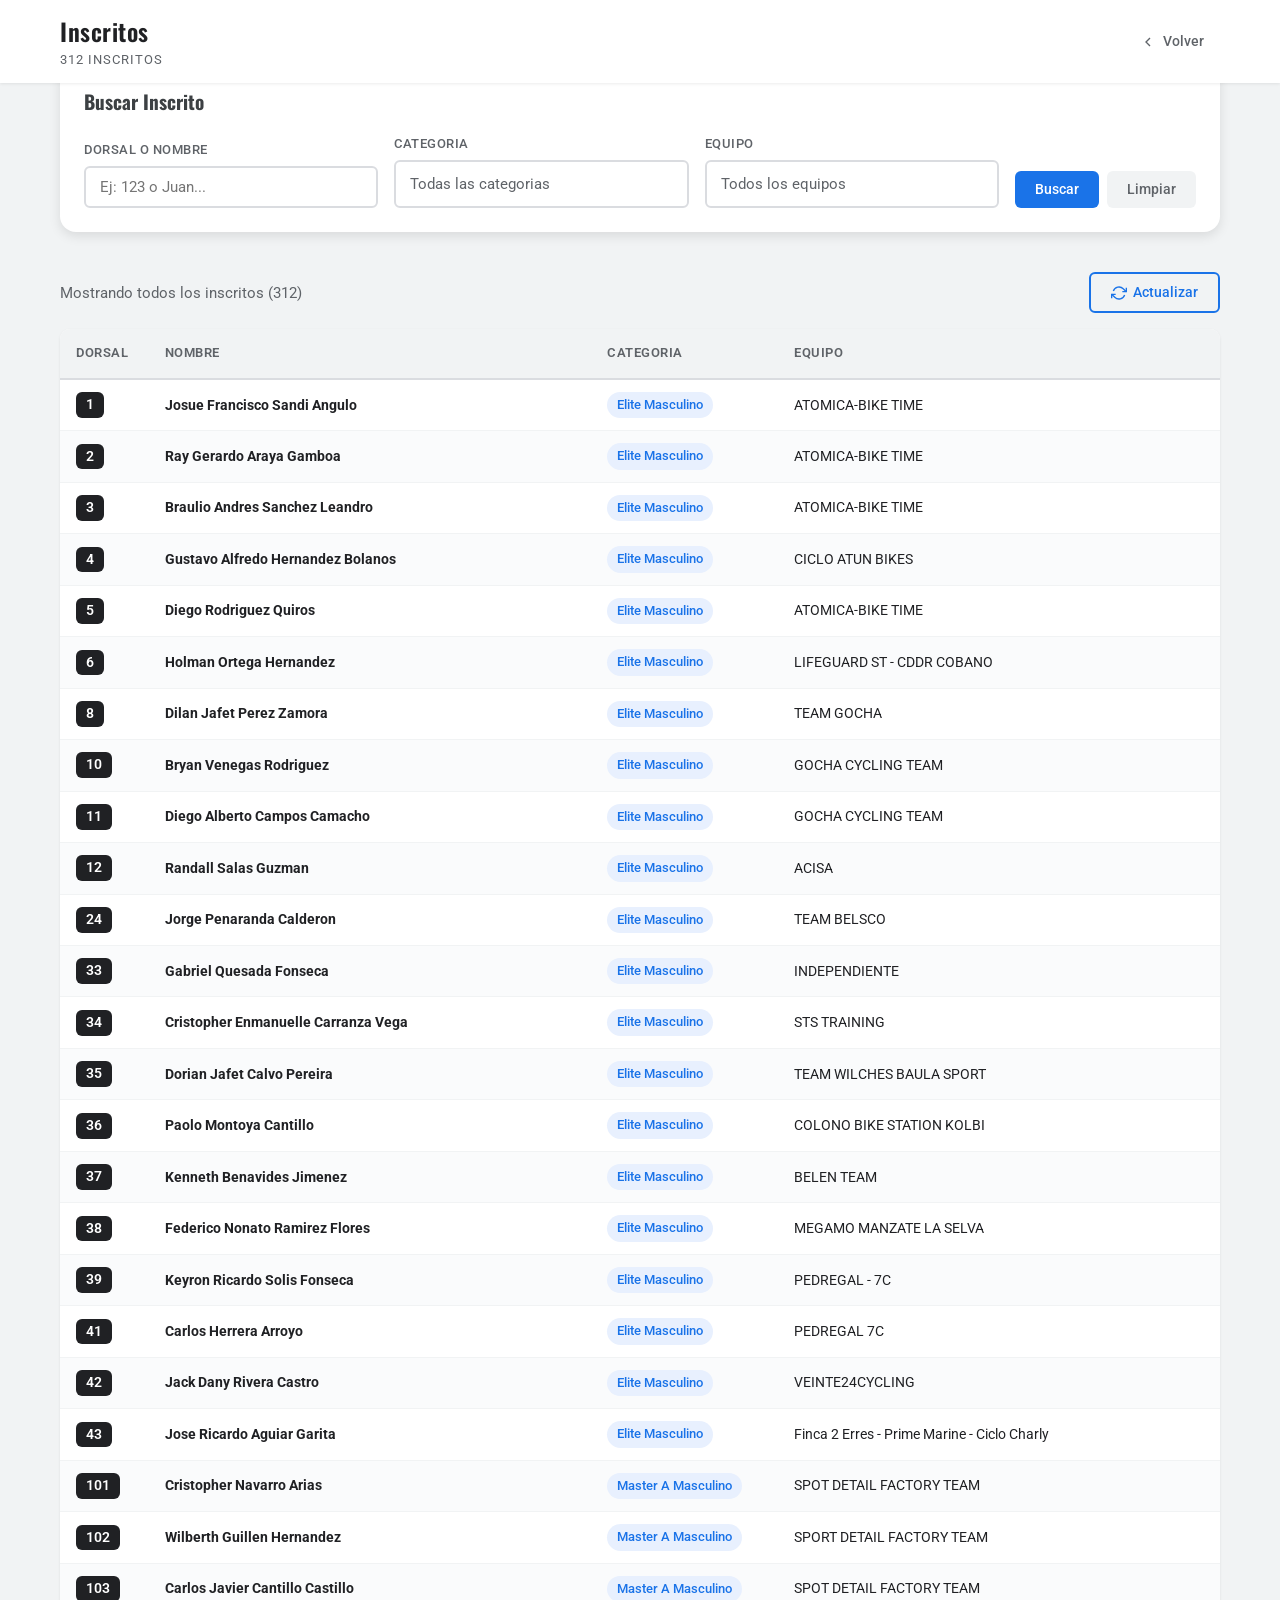
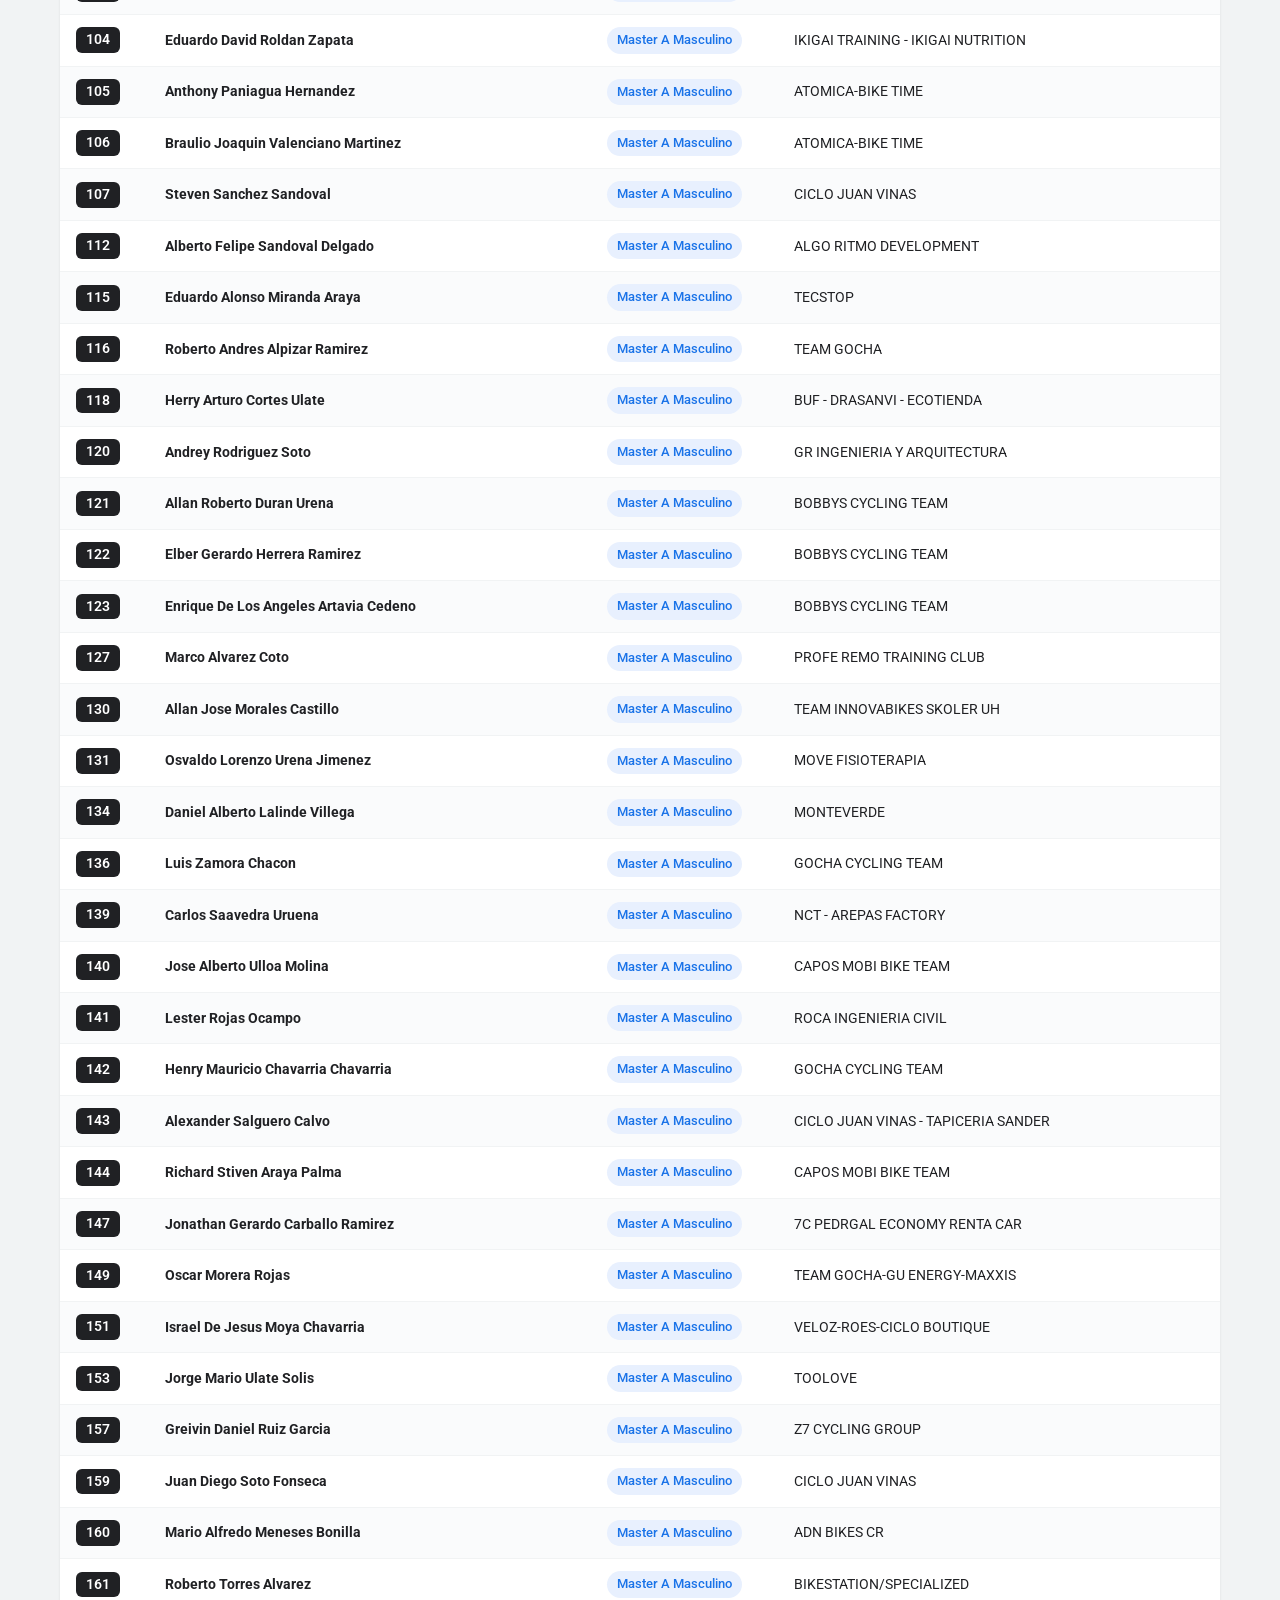
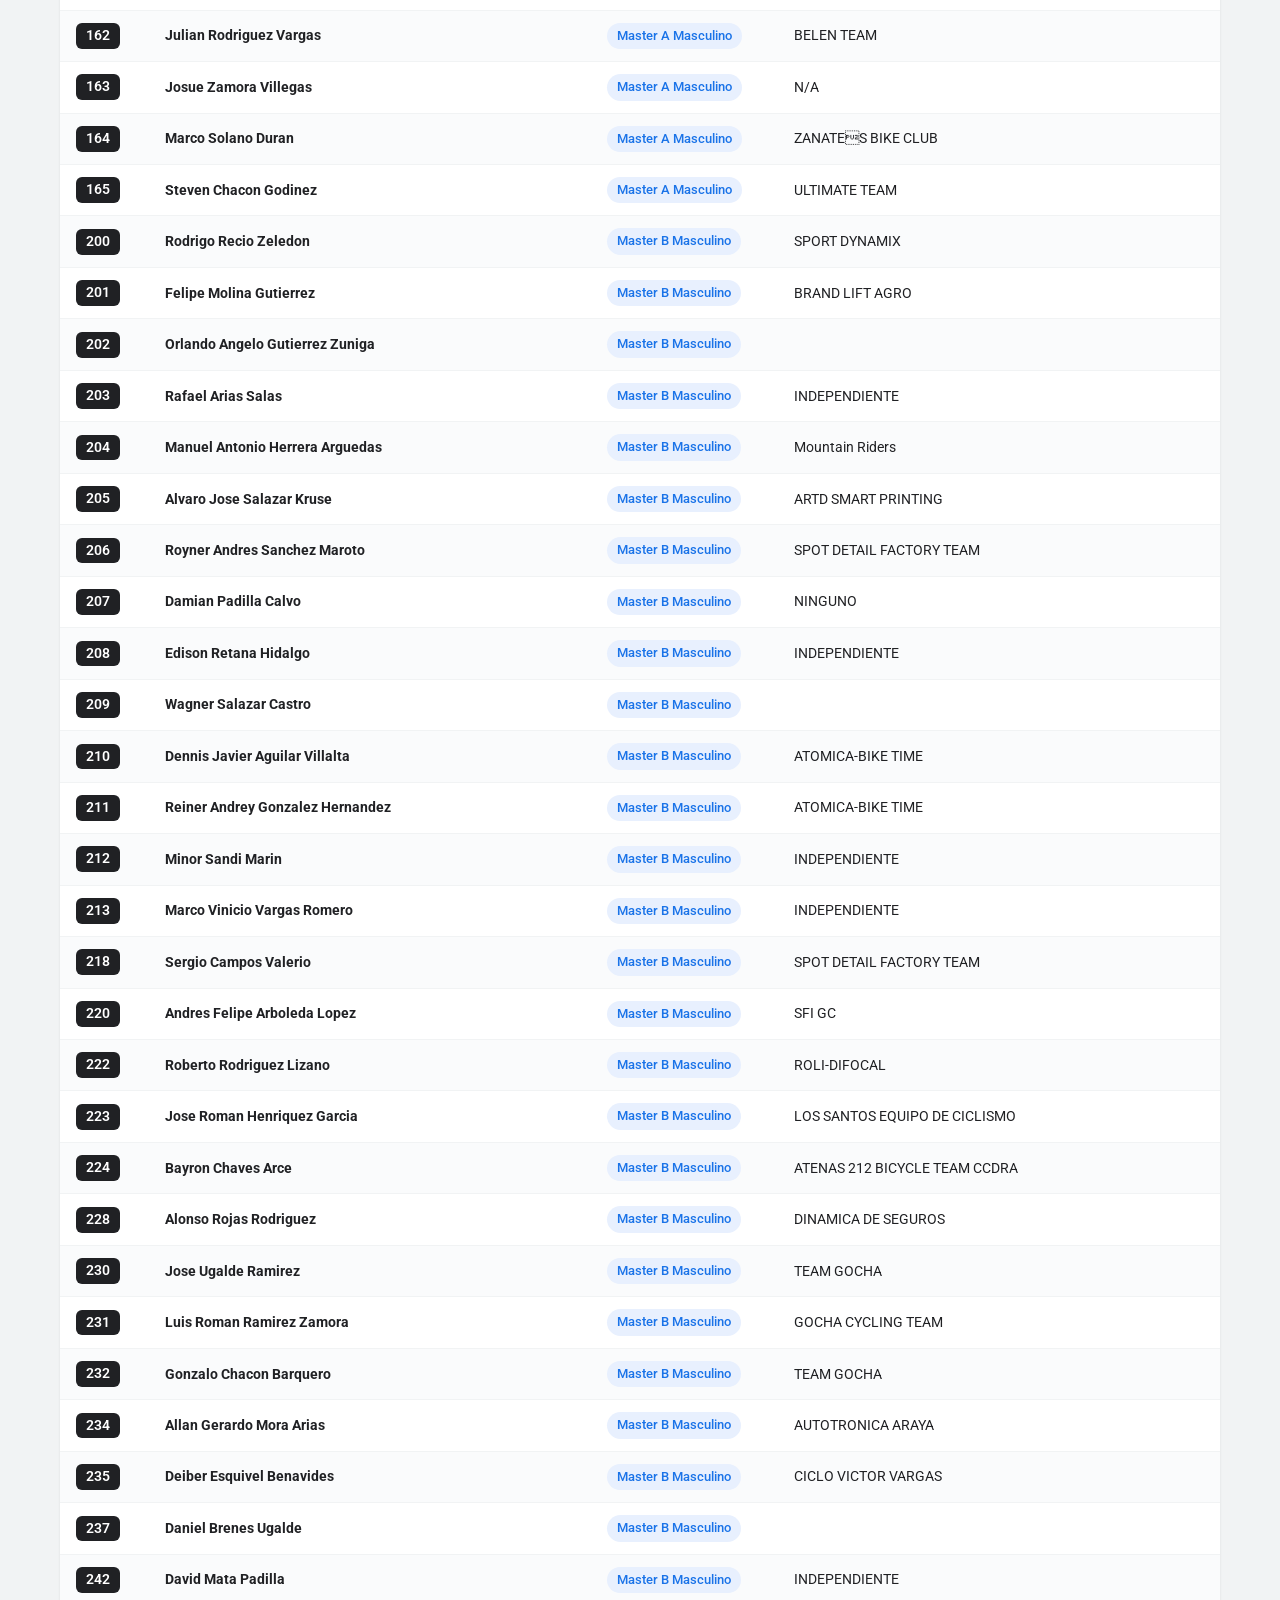
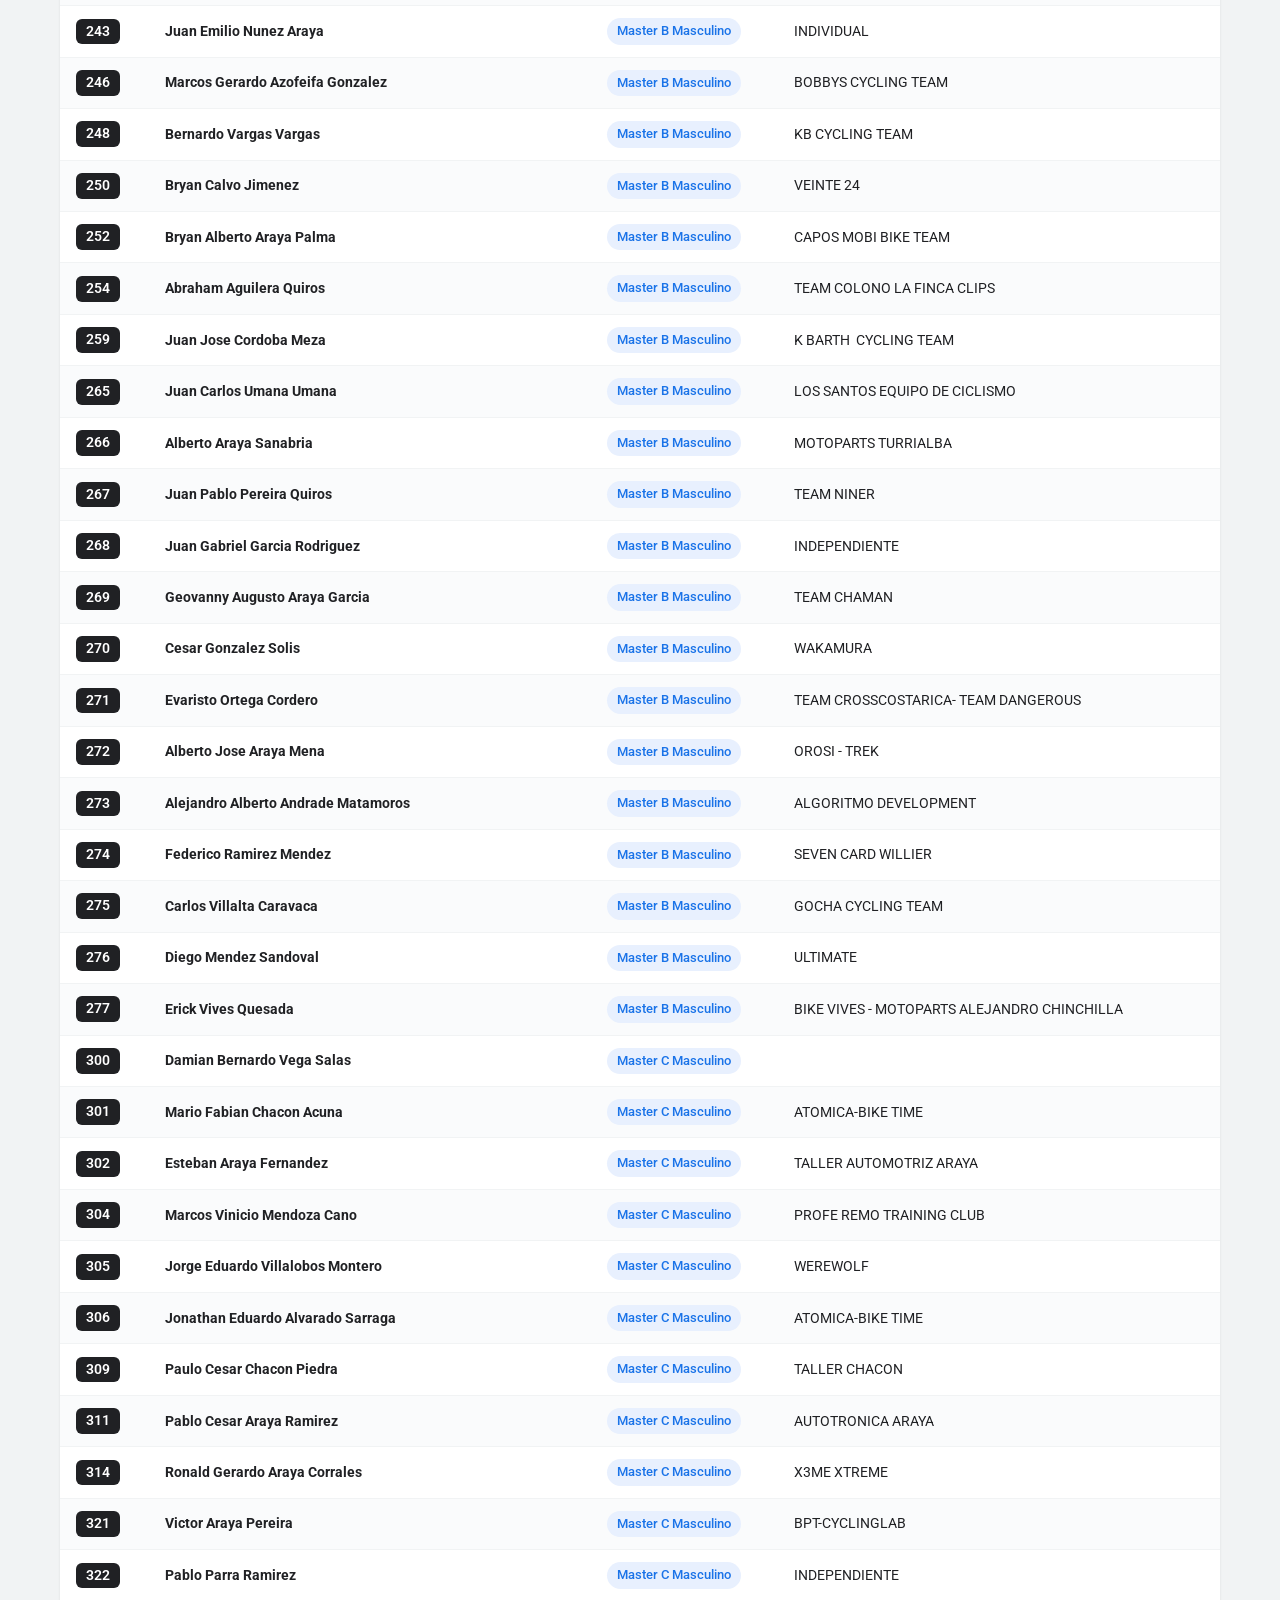
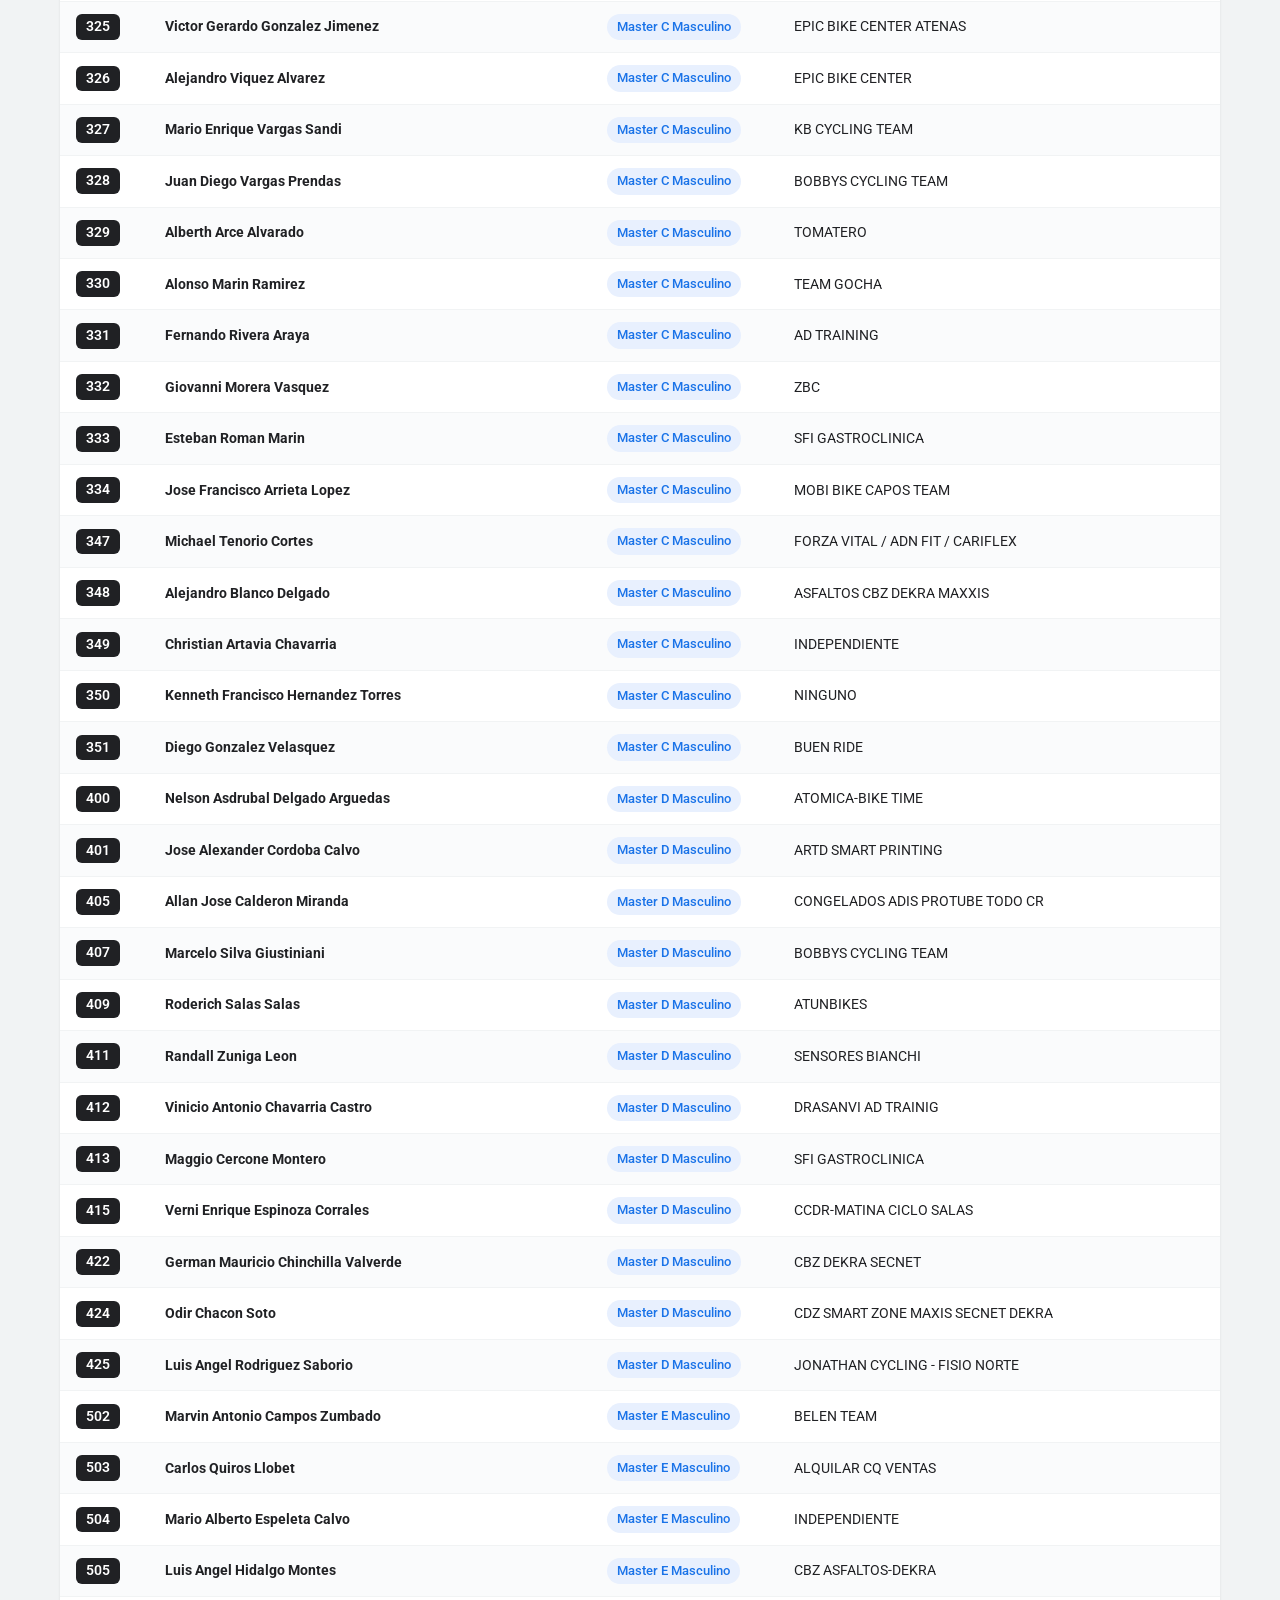
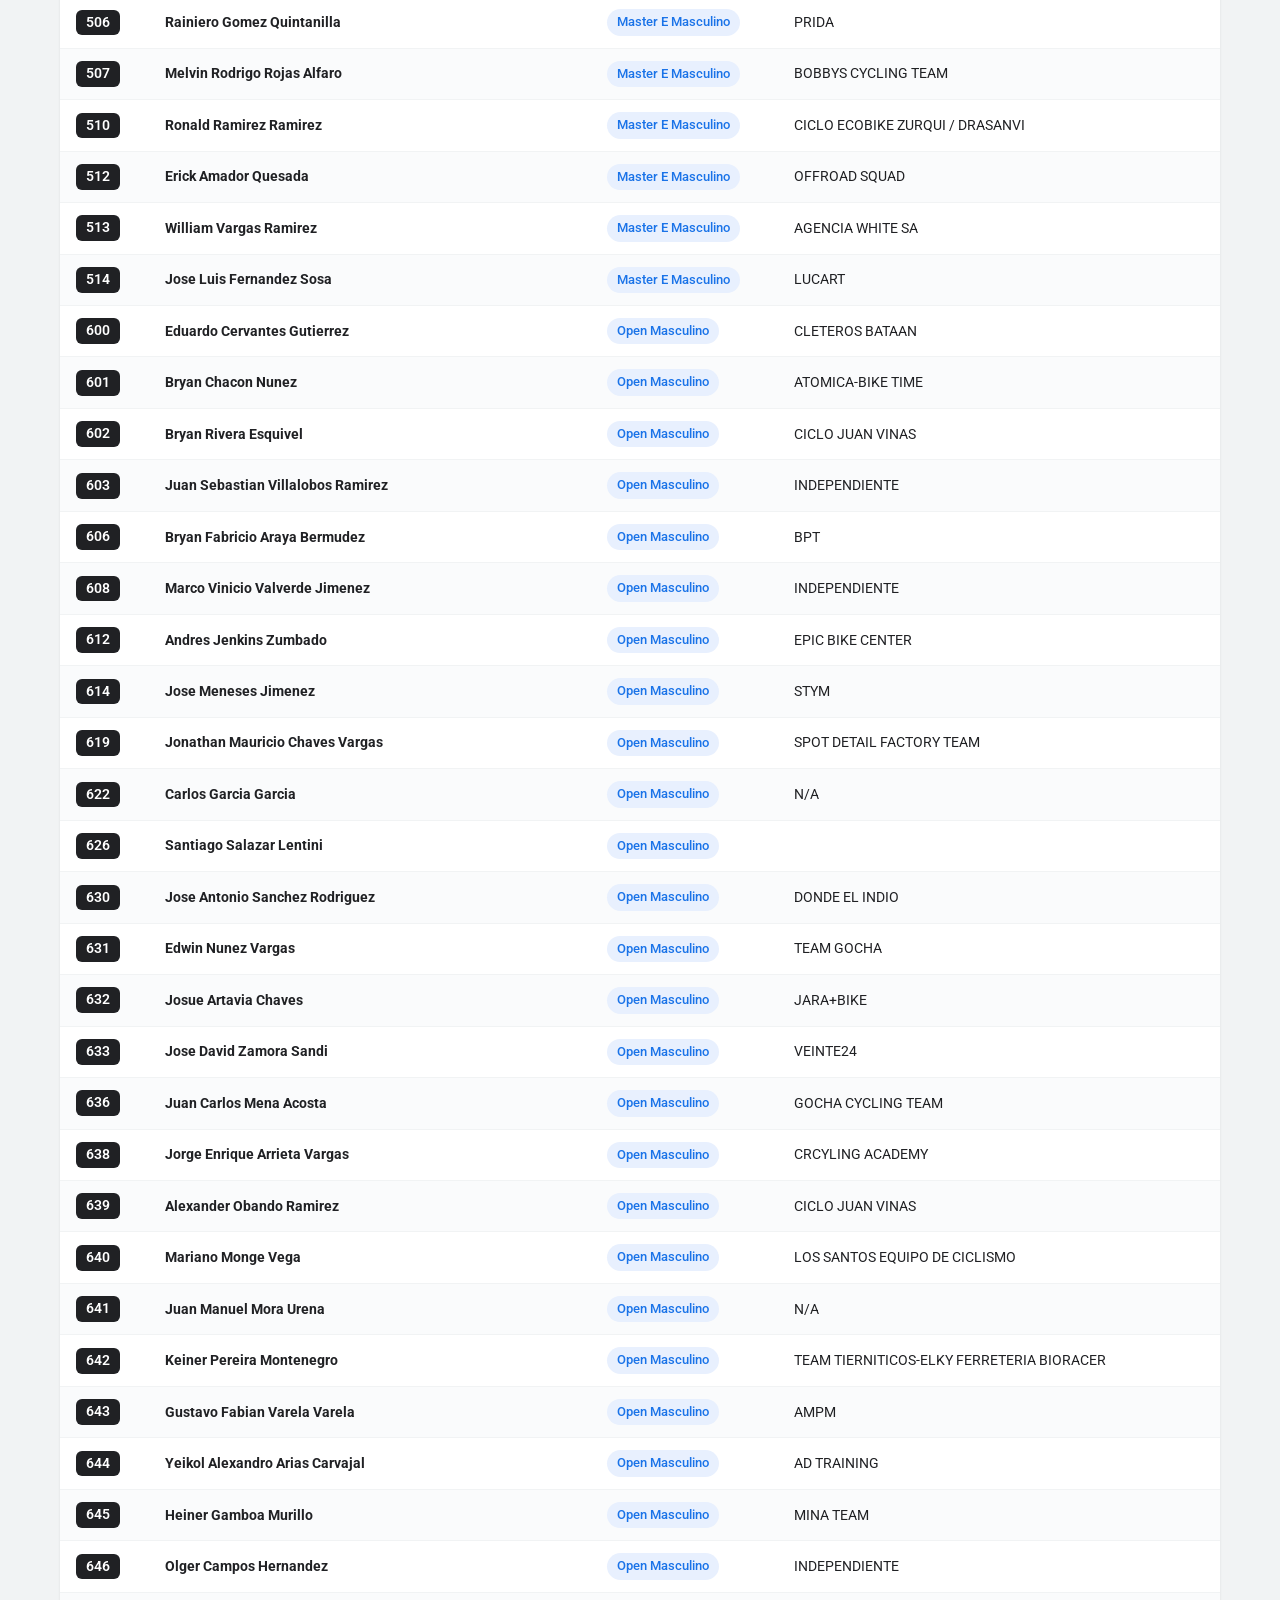
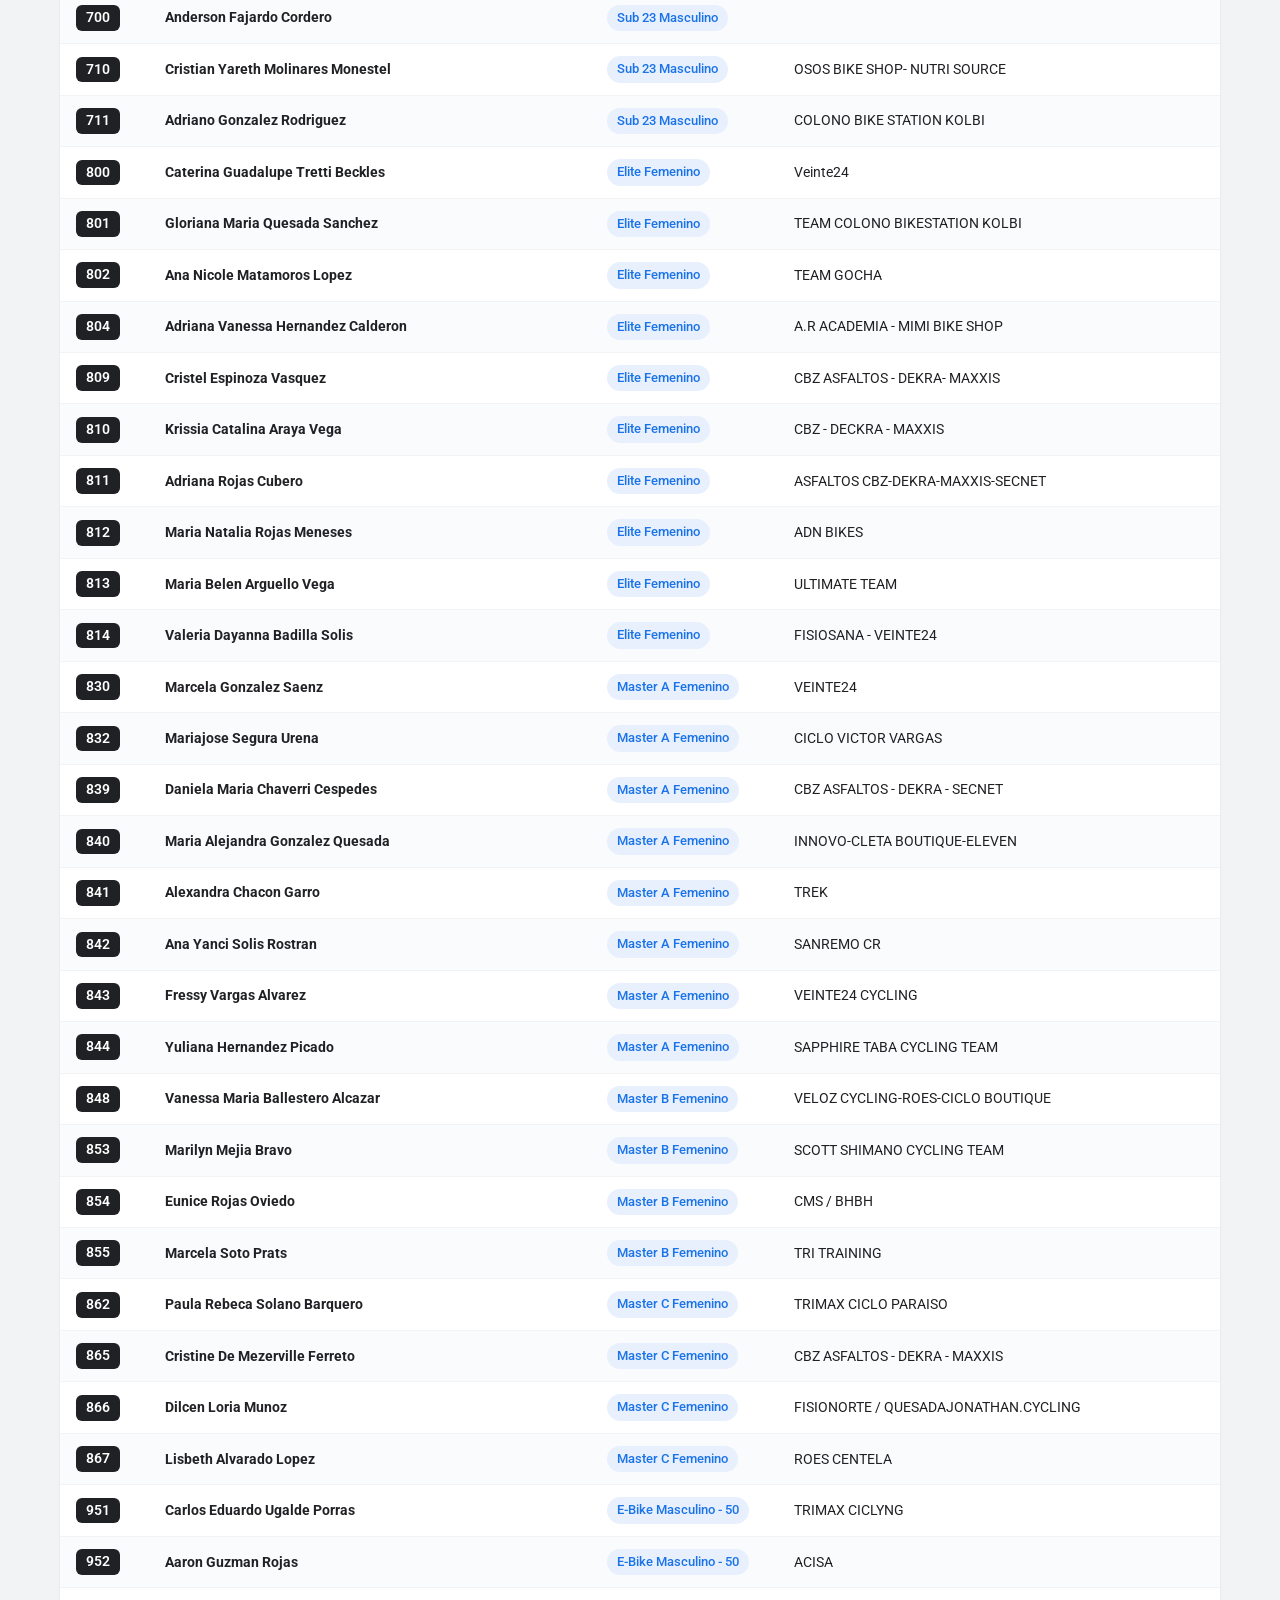
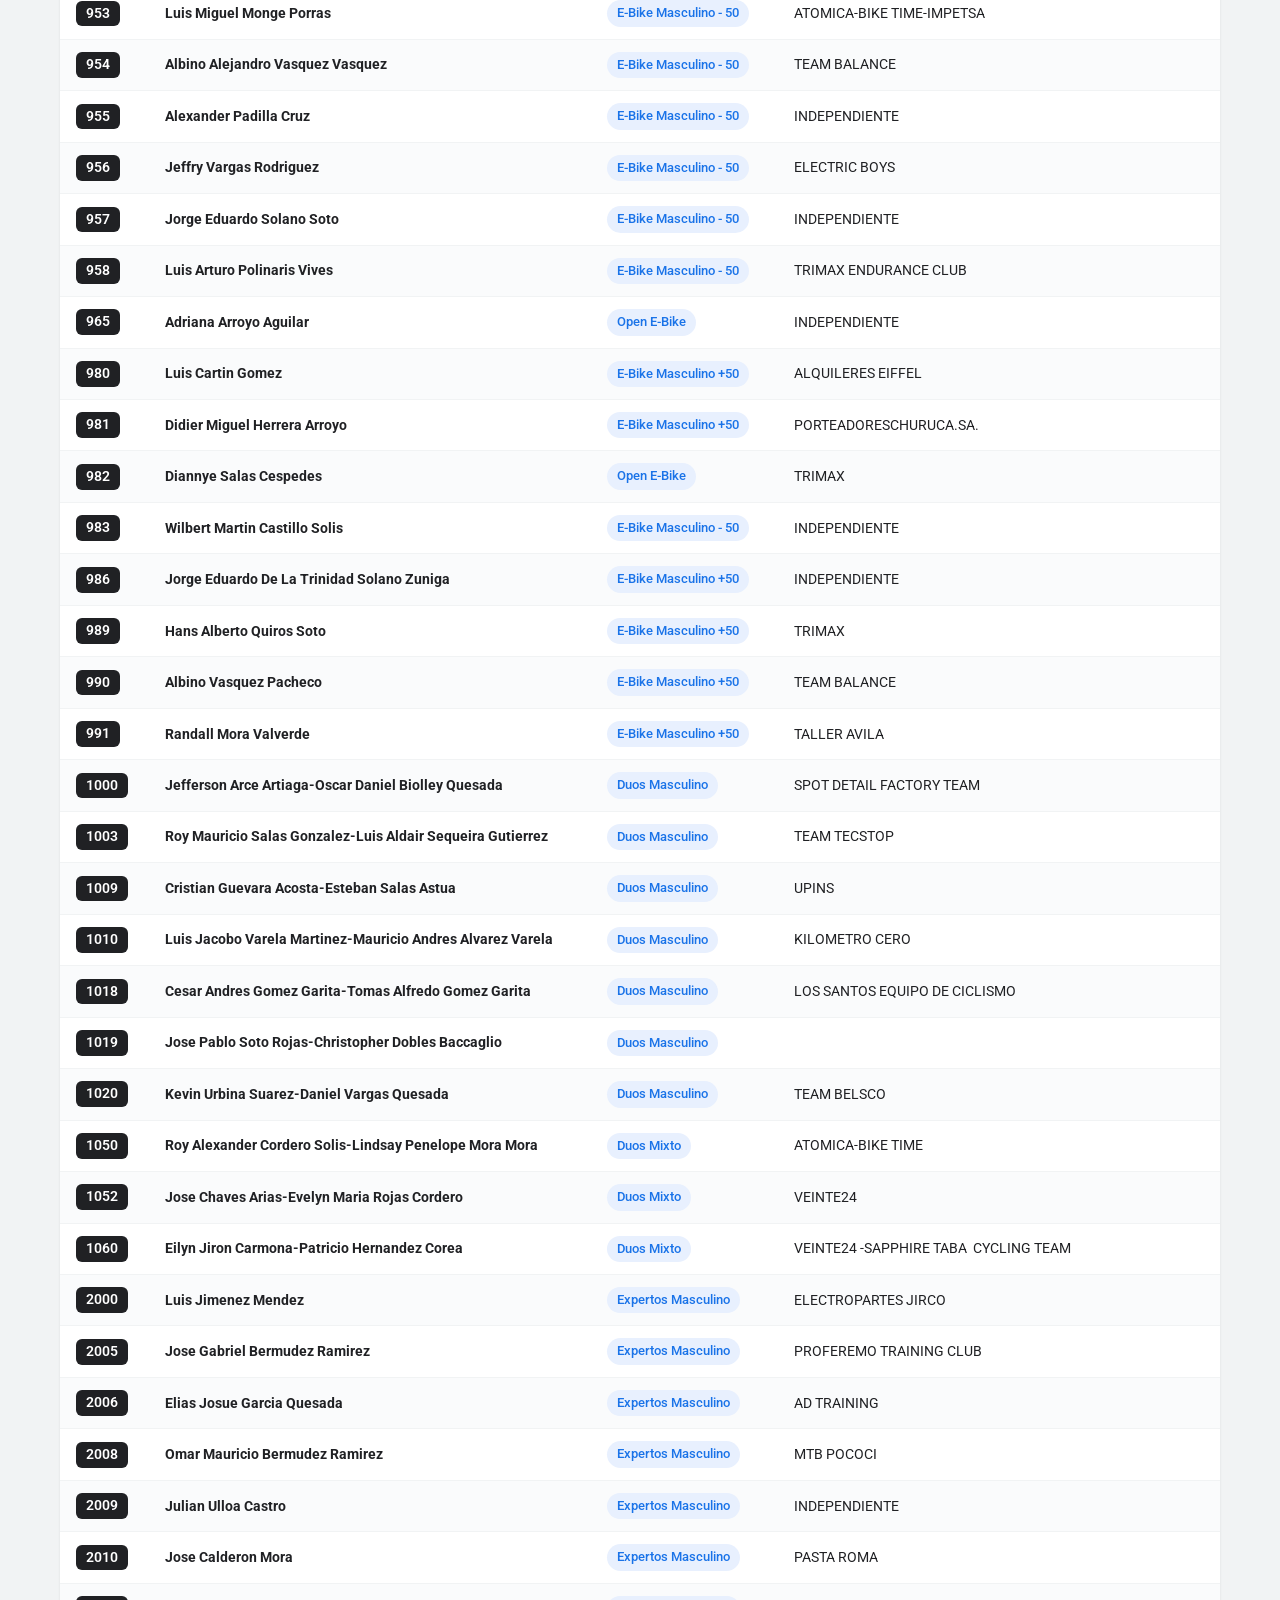
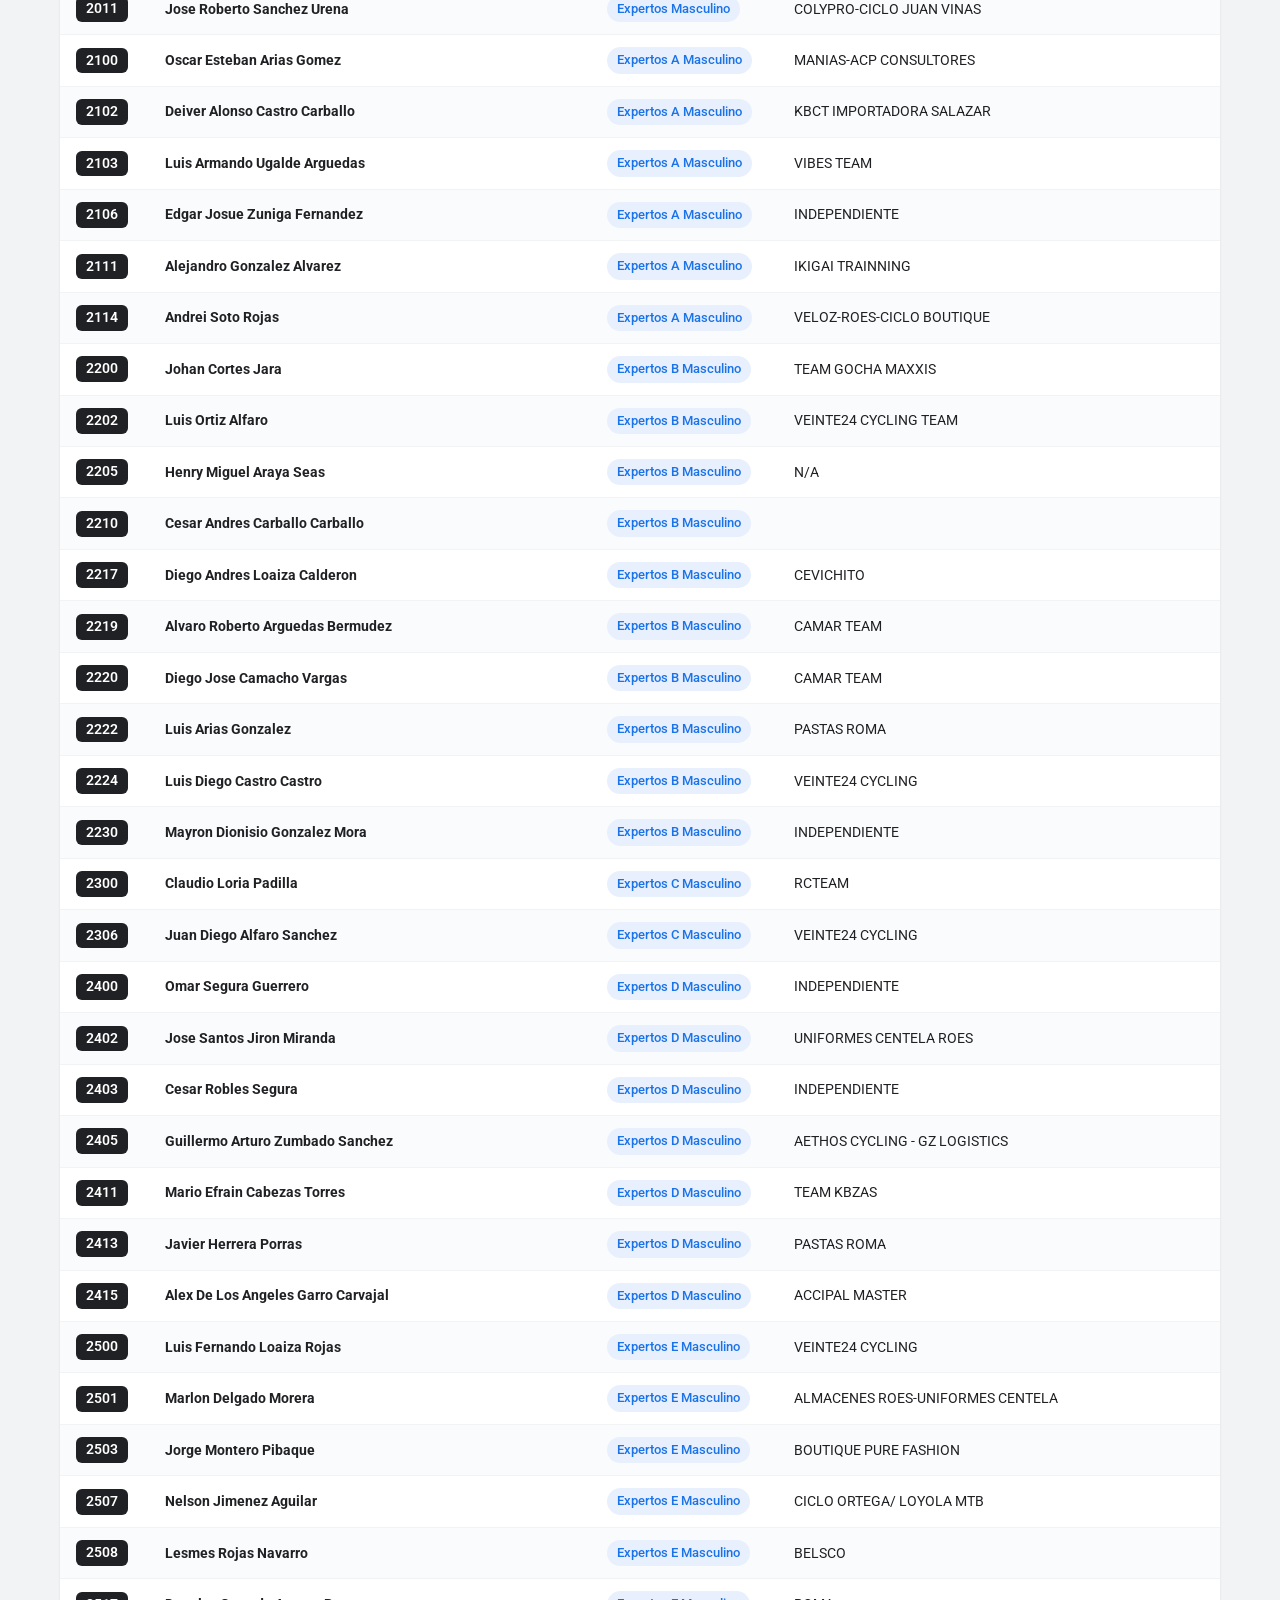
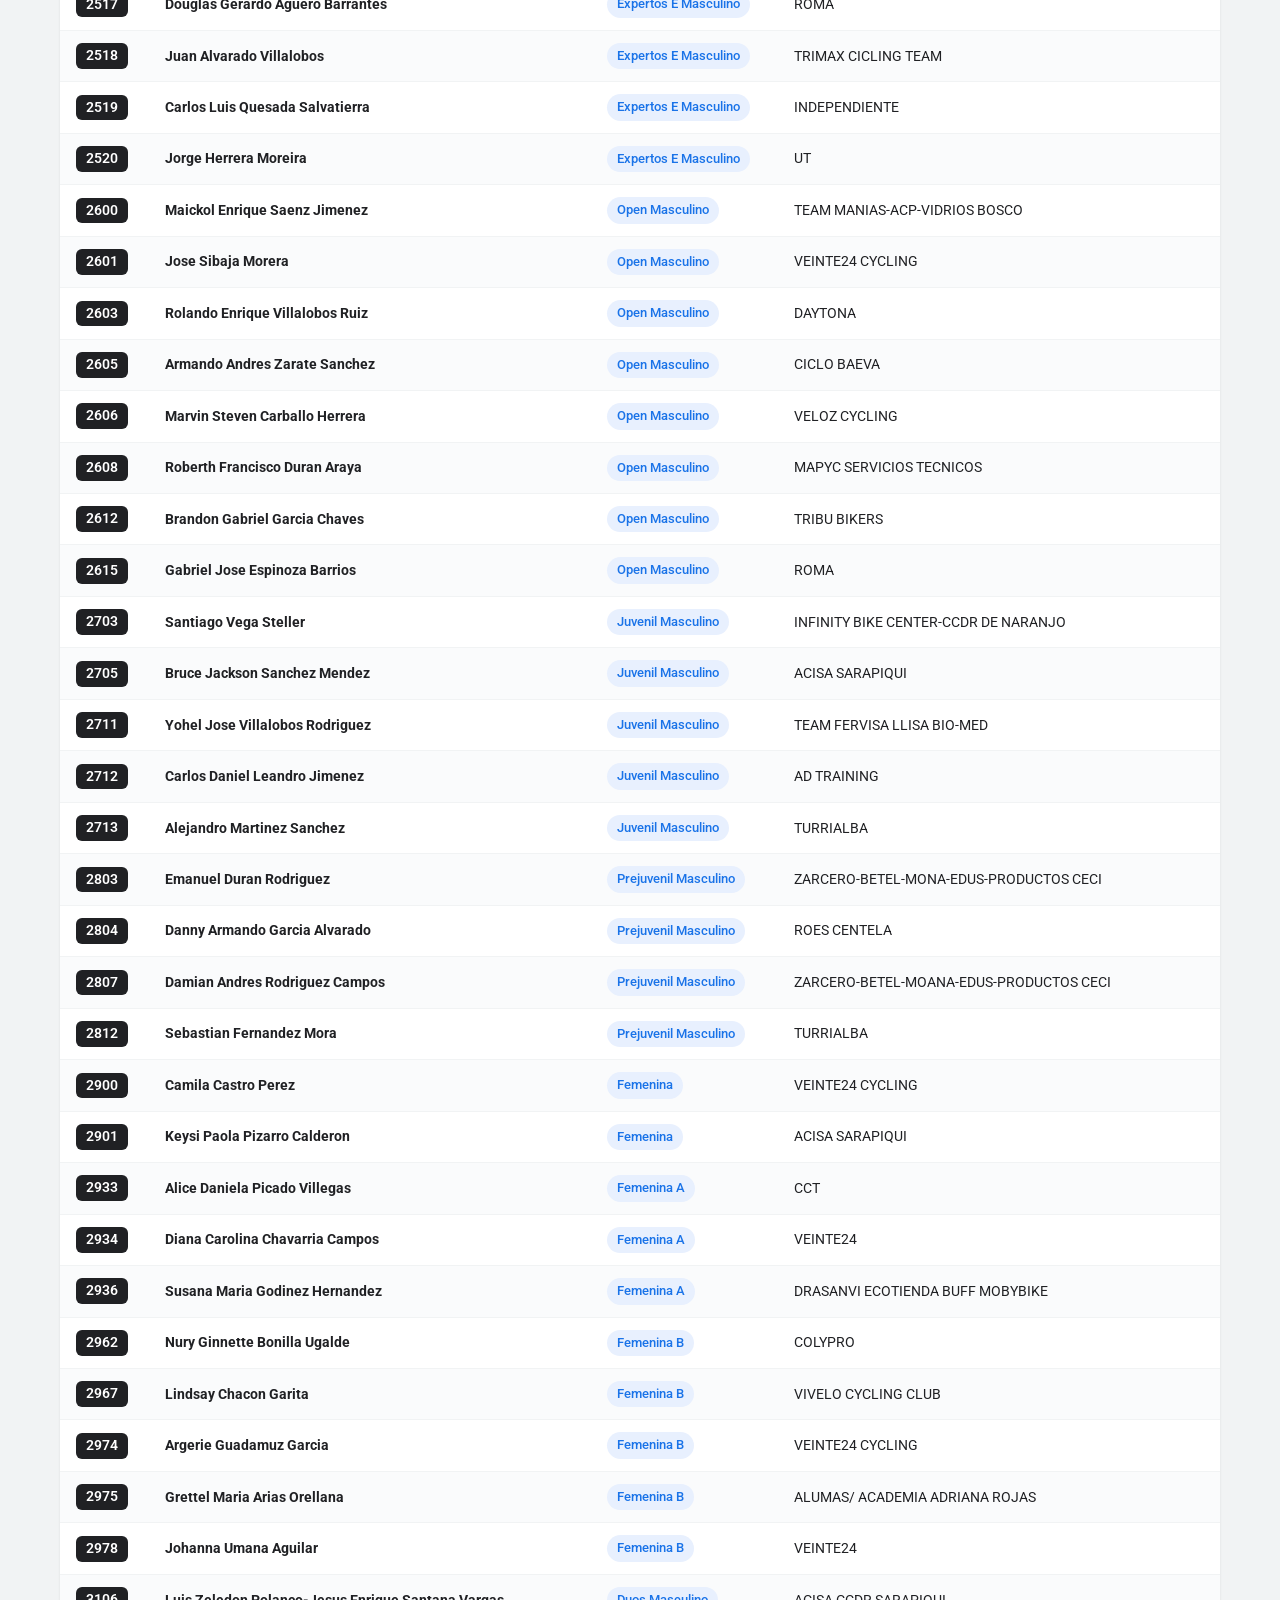
<file: inscritos-evento.html>
<!DOCTYPE html>
<html lang="es">
<head>
    <meta charset="UTF-8">
    <meta name="viewport" content="width=device-width, initial-scale=1.0">
    <title>Inscritos</title>
    <link rel="stylesheet" href="css/styles.css">
    <link rel="preconnect" href="https://fonts.googleapis.com">
    <link rel="preconnect" href="https://fonts.gstatic.com" crossorigin>
    <link href="https://fonts.googleapis.com/css2?family=Roboto:wght@300;400;500;700&family=Oswald:wght@400;500;600;700&display=swap" rel="stylesheet">
</head>
<body>
    <!-- Header -->
    <header class="header">
        <div class="container">
            <div class="header-content">
                <div class="logo">
                    <div>
                        <h1 class="site-title" id="event-title">Inscritos</h1>
                        <p class="site-subtitle" id="event-subtitle"></p>
                    </div>
                </div>
                <nav class="nav">
                    <a href="inscritos.html" class="nav-link">
                        <svg width="16" height="16" viewBox="0 0 24 24" fill="none" stroke="currentColor" stroke-width="2" style="vertical-align: middle; margin-right: 4px;">
                            <path d="M15 18l-6-6 6-6"/>
                        </svg>
                        Volver
                    </a>
                </nav>
            </div>
        </div>
    </header>

    <!-- Search and Filters -->
    <section class="filters-section">
        <div class="container">
            <div class="filters-card">
                <h3 class="filters-title">Buscar Inscrito</h3>
                <div class="filters-grid">
                    <div class="filter-group">
                        <label for="search-text">Dorsal o Nombre</label>
                        <input type="text" id="search-text" placeholder="Ej: 123 o Juan..." autocomplete="off">
                    </div>
                    <div class="filter-group">
                        <label>Categoria</label>
                        <div class="multi-select" id="ms-category">
                            <div class="multi-select-header" id="ms-category-header">Todas las categorias</div>
                            <div class="multi-select-dropdown" id="ms-category-dropdown"></div>
                        </div>
                    </div>
                    <div class="filter-group">
                        <label>Equipo</label>
                        <div class="multi-select" id="ms-equipo">
                            <div class="multi-select-header" id="ms-equipo-header">Todos los equipos</div>
                            <div class="multi-select-dropdown" id="ms-equipo-dropdown"></div>
                        </div>
                    </div>
                    <div class="filter-group filter-actions">
                        <button id="btn-search" class="btn btn-primary">Buscar</button>
                        <button id="btn-clear" class="btn btn-secondary">Limpiar</button>
                    </div>
                </div>
            </div>
        </div>
    </section>

    <!-- Results Table -->
    <section class="results-section">
        <div class="container">
            <div class="results-header">
                <h3 id="results-count">Cargando inscritos...</h3>
                <div class="results-actions">
                    <button id="btn-refresh" class="btn btn-outline" title="Actualizar">
                        <svg width="16" height="16" viewBox="0 0 24 24" fill="none" stroke="currentColor" stroke-width="2">
                            <path d="M23 4v6h-6M1 20v-6h6"/>
                            <path d="M3.51 9a9 9 0 0 1 14.85-3.36L23 10M1 14l4.64 4.36A9 9 0 0 0 20.49 15"/>
                        </svg>
                        Actualizar
                    </button>
                </div>
            </div>

            <!-- Mobile Cards View -->
            <div id="results-cards" class="results-cards"></div>

            <!-- Desktop Table View -->
            <div class="table-wrapper">
                <table id="results-table" class="results-table">
                    <thead>
                        <tr>
                            <th class="sortable" data-sort="dorsal">Dorsal</th>
                            <th class="sortable" data-sort="nombre">Nombre</th>
                            <th class="sortable" data-sort="categoria">Categoria</th>
                            <th class="sortable" data-sort="equipo">Equipo</th>
                        </tr>
                    </thead>
                    <tbody id="results-body"></tbody>
                </table>
            </div>

            <!-- Empty State -->
            <div id="empty-state" class="empty-state" style="display: none;">
                <svg width="64" height="64" viewBox="0 0 24 24" fill="none" stroke="currentColor" stroke-width="1.5">
                    <circle cx="11" cy="11" r="8"/>
                    <path d="m21 21-4.35-4.35"/>
                </svg>
                <h4>No se encontraron inscritos</h4>
                <p>Intenta con otros terminos de busqueda</p>
            </div>

            <!-- Loading State -->
            <div id="loading-state" class="loading-state">
                <div class="spinner"></div>
                <p>Cargando inscritos...</p>
            </div>
        </div>
    </section>

    <!-- Footer -->
    <footer class="footer">
        <div class="container">
            <p>Resultados de Ciclismo</p>
        </div>
    </footer>

    <script src="js/inscritos-evento.js?v=2"></script>
</body>
</html>
</file>
<file: css/styles.css>
/* ===== RESET & BASE ===== */
*, *::before, *::after {
    margin: 0;
    padding: 0;
    box-sizing: border-box;
}

:root {
    --primary: #1a73e8;
    --primary-dark: #1557b0;
    --primary-light: #e8f0fe;
    --secondary: #f9ab00;
    --success: #34a853;
    --danger: #ea4335;
    --dark: #202124;
    --gray-900: #3c4043;
    --gray-700: #5f6368;
    --gray-500: #9aa0a6;
    --gray-300: #dadce0;
    --gray-100: #f1f3f4;
    --white: #ffffff;
    --shadow-sm: 0 1px 3px rgba(0,0,0,0.08);
    --shadow-md: 0 4px 12px rgba(0,0,0,0.1);
    --shadow-lg: 0 8px 24px rgba(0,0,0,0.12);
    --radius-sm: 6px;
    --radius-md: 10px;
    --radius-lg: 16px;
    --font-main: 'Roboto', sans-serif;
    --font-heading: 'Oswald', sans-serif;
}

html {
    scroll-behavior: smooth;
}

body {
    font-family: var(--font-main);
    background: var(--gray-100);
    color: var(--dark);
    line-height: 1.6;
    min-height: 100vh;
}

.container {
    max-width: 1200px;
    margin: 0 auto;
    padding: 0 20px;
}

/* ===== HEADER ===== */
.header {
    background: var(--white);
    box-shadow: var(--shadow-sm);
    position: sticky;
    top: 0;
    z-index: 100;
}

.header-content {
    display: flex;
    align-items: center;
    justify-content: space-between;
    padding: 12px 0;
}

.logo {
    display: flex;
    align-items: center;
    gap: 12px;
    color: var(--primary);
}

.logo-icon {
    flex-shrink: 0;
}

.site-title {
    font-family: var(--font-heading);
    font-size: 1.5rem;
    font-weight: 600;
    letter-spacing: 0.5px;
    color: var(--dark);
}

.site-subtitle {
    font-size: 0.8rem;
    color: var(--gray-700);
    text-transform: uppercase;
    letter-spacing: 1px;
}

.nav {
    display: flex;
    gap: 8px;
}

.nav-link {
    text-decoration: none;
    color: var(--gray-700);
    padding: 8px 16px;
    border-radius: var(--radius-sm);
    font-weight: 500;
    font-size: 0.9rem;
    transition: all 0.2s;
}

.nav-link:hover {
    background: var(--gray-100);
    color: var(--primary);
}

.nav-link.active {
    background: var(--primary-light);
    color: var(--primary);
}

/* ===== HERO ===== */
.hero {
    background: linear-gradient(135deg, var(--primary) 0%, var(--primary-dark) 100%);
    color: var(--white);
    padding: 40px 0;
}

.event-info h2 {
    font-family: var(--font-heading);
    font-size: 2rem;
    font-weight: 600;
    margin-bottom: 8px;
}

.event-info p {
    font-size: 1rem;
    opacity: 0.9;
}

/* ===== FILTERS ===== */
.filters-section {
    margin-top: -20px;
    position: relative;
    z-index: 10;
    padding-bottom: 20px;
}

.filters-card {
    background: var(--white);
    border-radius: var(--radius-lg);
    padding: 24px;
    box-shadow: var(--shadow-md);
}

.filters-title {
    font-family: var(--font-heading);
    font-size: 1.2rem;
    margin-bottom: 16px;
    color: var(--gray-900);
}

.filters-grid {
    display: grid;
    grid-template-columns: 1fr 1fr 1fr auto;
    gap: 16px;
    align-items: end;
}

.filter-group label {
    display: block;
    font-size: 0.8rem;
    font-weight: 500;
    color: var(--gray-700);
    margin-bottom: 6px;
    text-transform: uppercase;
    letter-spacing: 0.5px;
}

.filter-group input,
.filter-group select {
    width: 100%;
    padding: 10px 14px;
    border: 2px solid var(--gray-300);
    border-radius: var(--radius-sm);
    font-size: 0.95rem;
    font-family: var(--font-main);
    transition: border-color 0.2s;
    background: var(--white);
}

.filter-group input:focus,
.filter-group select:focus {
    outline: none;
    border-color: var(--primary);
    box-shadow: 0 0 0 3px var(--primary-light);
}

.filter-actions {
    display: flex;
    gap: 8px;
    align-items: end;
}

/* ===== BUTTONS ===== */
.btn {
    display: inline-flex;
    align-items: center;
    gap: 6px;
    padding: 10px 20px;
    border: none;
    border-radius: var(--radius-sm);
    font-size: 0.9rem;
    font-weight: 500;
    font-family: var(--font-main);
    cursor: pointer;
    transition: all 0.2s;
    white-space: nowrap;
}

.btn-primary {
    background: var(--primary);
    color: var(--white);
}

.btn-primary:hover {
    background: var(--primary-dark);
    box-shadow: var(--shadow-sm);
}

.btn-secondary {
    background: var(--gray-100);
    color: var(--gray-700);
}

.btn-secondary:hover {
    background: var(--gray-300);
}

.btn-outline {
    background: transparent;
    color: var(--primary);
    border: 2px solid var(--primary);
}

.btn-outline:hover {
    background: var(--primary-light);
}

.btn-success {
    background: var(--success);
    color: var(--white);
}

.btn-success:hover {
    background: #2d9249;
}

.btn-danger {
    background: var(--danger);
    color: var(--white);
}

.btn-danger:hover {
    background: #d33426;
}

/* ===== RESULTS ===== */
.results-section {
    padding: 20px 0 60px;
}

.results-header {
    display: flex;
    align-items: center;
    justify-content: space-between;
    margin-bottom: 16px;
}

.results-header h3 {
    font-size: 0.95rem;
    color: var(--gray-700);
    font-weight: 400;
}

/* Desktop Table */
.table-wrapper {
    overflow-x: auto;
    background: var(--white);
    border-radius: var(--radius-md);
    box-shadow: var(--shadow-sm);
}

.results-table {
    width: 100%;
    border-collapse: collapse;
}

.results-table th {
    background: var(--gray-100);
    padding: 14px 16px;
    text-align: left;
    font-size: 0.8rem;
    font-weight: 600;
    text-transform: uppercase;
    letter-spacing: 0.5px;
    color: var(--gray-700);
    border-bottom: 2px solid var(--gray-300);
    user-select: none;
}

.results-table th.sortable {
    cursor: pointer;
}

.results-table th.sortable:hover {
    color: var(--primary);
}

.results-table th.sort-asc::after {
    content: ' ▲';
    font-size: 0.7rem;
}

.results-table th.sort-desc::after {
    content: ' ▼';
    font-size: 0.7rem;
}

.results-table td {
    padding: 12px 16px;
    border-bottom: 1px solid var(--gray-100);
    font-size: 0.9rem;
}

.results-table tbody tr:hover {
    background: var(--primary-light);
}

.results-table tbody tr:nth-child(even) {
    background: #fafbfc;
}

.results-table tbody tr:nth-child(even):hover {
    background: var(--primary-light);
}

.position-badge {
    display: inline-flex;
    align-items: center;
    justify-content: center;
    width: 32px;
    height: 32px;
    border-radius: 50%;
    font-weight: 700;
    font-size: 0.85rem;
}

.position-1 {
    background: #ffd700;
    color: #7a6200;
}

.position-2 {
    background: #e0e0e0;
    color: #555;
}

.position-3 {
    background: #cd7f32;
    color: #fff;
}

.dorsal-badge {
    display: inline-block;
    background: var(--dark);
    color: var(--white);
    padding: 2px 10px;
    border-radius: var(--radius-sm);
    font-weight: 600;
    font-size: 0.85rem;
}

.category-tag {
    display: inline-block;
    background: var(--primary-light);
    color: var(--primary);
    padding: 3px 10px;
    border-radius: 20px;
    font-size: 0.8rem;
    font-weight: 500;
}

.time-display {
    font-family: 'Roboto Mono', monospace;
    font-weight: 500;
}

.diff-display {
    color: var(--gray-500);
    font-size: 0.85rem;
}

/* Mobile Cards */
.results-cards {
    display: none;
}

.result-card {
    background: var(--white);
    border-radius: var(--radius-md);
    padding: 16px;
    margin-bottom: 12px;
    box-shadow: var(--shadow-sm);
    display: grid;
    grid-template-columns: auto 1fr auto;
    gap: 12px;
    align-items: center;
}

.result-card .card-position {
    font-size: 1.5rem;
    font-weight: 700;
    color: var(--primary);
    text-align: center;
    min-width: 40px;
}

.result-card .card-info h4 {
    font-size: 0.95rem;
    margin-bottom: 4px;
}

.result-card .card-info .card-meta {
    font-size: 0.8rem;
    color: var(--gray-700);
}

.result-card .card-time {
    text-align: right;
}

.result-card .card-time .time {
    font-weight: 600;
    font-size: 1rem;
}

.result-card .card-time .diff {
    font-size: 0.75rem;
    color: var(--gray-500);
}

/* ===== EMPTY & LOADING STATES ===== */
.empty-state, .loading-state {
    text-align: center;
    padding: 60px 20px;
    color: var(--gray-700);
}

.empty-state svg {
    color: var(--gray-500);
    margin-bottom: 16px;
}

.empty-state h4 {
    font-size: 1.2rem;
    margin-bottom: 8px;
}

.spinner {
    width: 40px;
    height: 40px;
    border: 4px solid var(--gray-300);
    border-top-color: var(--primary);
    border-radius: 50%;
    animation: spin 0.8s linear infinite;
    margin: 0 auto 16px;
}

@keyframes spin {
    to { transform: rotate(360deg); }
}

/* ===== FOOTER ===== */
.footer {
    background: var(--dark);
    color: var(--gray-500);
    text-align: center;
    padding: 20px;
    font-size: 0.85rem;
}

/* ===== RESPONSIVE ===== */
@media (max-width: 768px) {
    .header-content {
        flex-wrap: wrap;
        gap: 8px;
    }

    .site-title {
        font-size: 1.2rem;
    }

    .hero {
        padding: 30px 0;
    }

    .event-info h2 {
        font-size: 1.5rem;
    }

    .filters-grid {
        grid-template-columns: 1fr;
    }

    .filter-actions {
        flex-direction: row;
    }

    .filter-actions .btn {
        flex: 1;
    }

    .results-header {
        flex-direction: column;
        align-items: flex-start;
        gap: 8px;
    }

    .table-wrapper {
        display: none;
    }

    .results-cards {
        display: block;
    }
}

@media (max-width: 480px) {
    .logo-icon {
        width: 36px;
        height: 36px;
    }

    .site-title {
        font-size: 1rem;
    }

    .nav-link {
        padding: 6px 12px;
        font-size: 0.8rem;
    }
}

/* ===== ADMIN PAGE STYLES ===== */
.admin-section {
    padding: 40px 0;
}

.admin-card {
    background: var(--white);
    border-radius: var(--radius-lg);
    padding: 32px;
    box-shadow: var(--shadow-md);
    margin-bottom: 24px;
}

.admin-card h3 {
    font-family: var(--font-heading);
    font-size: 1.3rem;
    margin-bottom: 8px;
    color: var(--dark);
}

.admin-card p {
    color: var(--gray-700);
    margin-bottom: 20px;
    font-size: 0.9rem;
}

.form-group {
    margin-bottom: 16px;
}

.form-group label {
    display: block;
    font-size: 0.85rem;
    font-weight: 500;
    color: var(--gray-700);
    margin-bottom: 6px;
}

.form-group input,
.form-group select,
.form-group textarea {
    width: 100%;
    padding: 10px 14px;
    border: 2px solid var(--gray-300);
    border-radius: var(--radius-sm);
    font-size: 0.95rem;
    font-family: var(--font-main);
    transition: border-color 0.2s;
}

.form-group input:focus,
.form-group select:focus,
.form-group textarea:focus {
    outline: none;
    border-color: var(--primary);
    box-shadow: 0 0 0 3px var(--primary-light);
}

.form-row {
    display: grid;
    grid-template-columns: repeat(auto-fit, minmax(200px, 1fr));
    gap: 16px;
}

.upload-area {
    border: 2px dashed var(--gray-300);
    border-radius: var(--radius-md);
    padding: 40px;
    text-align: center;
    cursor: pointer;
    transition: all 0.2s;
}

.upload-area:hover {
    border-color: var(--primary);
    background: var(--primary-light);
}

.upload-area svg {
    color: var(--gray-500);
    margin-bottom: 12px;
}

.upload-area p {
    margin-bottom: 4px;
}

.upload-area .upload-hint {
    font-size: 0.8rem;
    color: var(--gray-500);
}

.alert {
    padding: 12px 16px;
    border-radius: var(--radius-sm);
    margin-bottom: 16px;
    font-size: 0.9rem;
    display: none;
}

.alert-success {
    background: #e6f4ea;
    color: #137333;
    border: 1px solid #34a853;
}

.alert-error {
    background: #fce8e6;
    color: #c5221f;
    border: 1px solid #ea4335;
}

.alert.show {
    display: block;
}

.data-preview {
    max-height: 300px;
    overflow-y: auto;
    border: 1px solid var(--gray-300);
    border-radius: var(--radius-sm);
    margin-top: 16px;
}

.data-preview table {
    width: 100%;
    border-collapse: collapse;
    font-size: 0.8rem;
}

.data-preview th,
.data-preview td {
    padding: 8px 12px;
    border-bottom: 1px solid var(--gray-100);
    text-align: left;
}

.data-preview th {
    background: var(--gray-100);
    font-weight: 600;
    position: sticky;
    top: 0;
}

.instructions-list {
    list-style: none;
    counter-reset: step;
}

.instructions-list li {
    counter-increment: step;
    padding: 12px 0;
    padding-left: 40px;
    position: relative;
    border-bottom: 1px solid var(--gray-100);
}

.instructions-list li::before {
    content: counter(step);
    position: absolute;
    left: 0;
    top: 12px;
    width: 28px;
    height: 28px;
    background: var(--primary);
    color: var(--white);
    border-radius: 50%;
    display: flex;
    align-items: center;
    justify-content: center;
    font-size: 0.8rem;
    font-weight: 600;
}

.instructions-list li:last-child {
    border-bottom: none;
}

.template-download {
    display: inline-flex;
    align-items: center;
    gap: 8px;
    margin-top: 12px;
}


/* ===== LANDING PAGE ===== */
.landing-body {
    background: linear-gradient(135deg, #1a1a2e 0%, #16213e 50%, #0f3460 100%);
    min-height: 100vh;
}

.landing-header {
    text-align: center;
    padding: 60px 20px 30px;
    color: var(--white);
}

.landing-title {
    font-family: var(--font-heading);
    font-size: 2.5rem;
    font-weight: 700;
    letter-spacing: 1px;
    margin-bottom: 8px;
}

.landing-subtitle {
    font-size: 1rem;
    opacity: 0.7;
    text-transform: capitalize;
}

.landing-main {
    padding: 20px 0 60px;
}

.landing-choose {
    text-align: center;
    color: var(--white);
    font-family: var(--font-heading);
    font-size: 1.3rem;
    font-weight: 400;
    margin-bottom: 32px;
    opacity: 0.9;
}

.events-grid {
    display: grid;
    grid-template-columns: repeat(auto-fit, minmax(280px, 1fr));
    gap: 24px;
    max-width: 800px;
    margin: 0 auto;
}

.event-card {
    background: var(--white);
    border-radius: var(--radius-lg);
    overflow: hidden;
    text-decoration: none;
    color: var(--dark);
    transition: all 0.3s ease;
    box-shadow: var(--shadow-lg);
    display: flex;
    flex-direction: column;
    align-items: center;
    padding: 32px 24px;
    text-align: center;
}

.event-card:hover {
    transform: translateY(-6px);
    box-shadow: 0 12px 40px rgba(0,0,0,0.3);
}

.event-card-logo {
    width: 160px;
    height: 160px;
    display: flex;
    align-items: center;
    justify-content: center;
    margin-bottom: 20px;
}

.event-card-logo img {
    max-width: 100%;
    max-height: 100%;
    object-fit: contain;
}

.event-card-icon {
    display: flex;
    align-items: center;
    justify-content: center;
    color: var(--primary);
}

.event-card-info {
    margin-bottom: 20px;
}

.event-card-name {
    font-family: var(--font-heading);
    font-size: 1.5rem;
    font-weight: 600;
    margin-bottom: 6px;
}

.event-card-desc {
    font-size: 0.9rem;
    color: var(--gray-700);
}

.event-card-action .btn {
    padding: 12px 32px;
    font-size: 1rem;
}

/* Landing page loading/empty in dark mode */
.landing-body .loading-state,
.landing-body .empty-state {
    color: rgba(255,255,255,0.7);
}

.landing-body .spinner {
    border-color: rgba(255,255,255,0.2);
    border-top-color: var(--white);
}

.landing-body .footer {
    background: transparent;
    color: rgba(255,255,255,0.4);
}

@media (max-width: 600px) {
    .landing-title {
        font-size: 1.8rem;
    }

    .landing-header {
        padding: 40px 20px 20px;
    }

    .events-grid {
        grid-template-columns: 1fr;
        gap: 16px;
    }

    .event-card {
        padding: 24px 20px;
    }

    .event-card-logo {
        width: 120px;
        height: 120px;
    }
}


/* ===== QR CODE SECTION ===== */
.qr-section {
    padding: 20px 0 40px;
}

.qr-card {
    background: rgba(255,255,255,0.1);
    border: 1px solid rgba(255,255,255,0.15);
    border-radius: var(--radius-lg);
    padding: 24px;
    text-align: center;
    max-width: 240px;
    margin: 0 auto;
    backdrop-filter: blur(4px);
}

.qr-code {
    display: flex;
    justify-content: center;
    margin-bottom: 12px;
}

.qr-code svg {
    width: 180px;
    height: 180px;
    background: white;
    padding: 10px;
    border-radius: 8px;
}

.qr-text {
    color: rgba(255,255,255,0.8);
    font-size: 0.85rem;
}


/* ===== VIEW TOGGLE BUTTONS ===== */
.view-toggle {
    display: inline-flex;
    border-radius: var(--radius-sm);
    overflow: hidden;
    border: 2px solid var(--primary);
    margin-right: 8px;
}

.btn-toggle {
    padding: 8px 16px;
    border: none;
    background: var(--white);
    color: var(--primary);
    font-size: 0.8rem;
    font-weight: 600;
    cursor: pointer;
    font-family: var(--font-main);
    transition: all 0.2s;
}

.btn-toggle:hover {
    background: var(--primary-light);
}

.btn-toggle.active {
    background: var(--primary);
    color: var(--white);
}

@media (max-width: 768px) {
    .results-actions {
        display: flex;
        flex-wrap: wrap;
        gap: 8px;
    }

    .view-toggle {
        margin-right: 0;
    }
}


/* ===== MULTI-SELECT DROPDOWN ===== */
.multi-select {
    position: relative;
}

.multi-select-header {
    width: 100%;
    padding: 10px 14px;
    border: 2px solid var(--gray-300);
    border-radius: var(--radius-sm);
    font-size: 0.95rem;
    font-family: var(--font-main);
    background: var(--white);
    cursor: pointer;
    white-space: nowrap;
    overflow: hidden;
    text-overflow: ellipsis;
    color: var(--gray-700);
    transition: border-color 0.2s;
}

.multi-select-header:hover {
    border-color: var(--primary);
}

.multi-select-header.active {
    border-color: var(--primary);
    box-shadow: 0 0 0 3px var(--primary-light);
}

.multi-select-header.has-selection {
    color: var(--dark);
    font-weight: 500;
}

.multi-select-dropdown {
    display: none;
    position: absolute;
    top: 100%;
    left: 0;
    right: 0;
    background: var(--white);
    border: 2px solid var(--primary);
    border-radius: var(--radius-sm);
    margin-top: 4px;
    max-height: 250px;
    overflow-y: auto;
    z-index: 1000;
    box-shadow: var(--shadow-md);
}

.multi-select-dropdown.show {
    display: block;
}

.multi-select-item {
    display: flex;
    align-items: center;
    gap: 8px;
    padding: 8px 14px;
    cursor: pointer;
    font-size: 0.85rem;
    transition: background 0.15s;
}

.multi-select-item:hover {
    background: var(--primary-light);
}

.multi-select-item input[type="checkbox"] {
    width: 16px;
    height: 16px;
    accent-color: var(--primary);
    cursor: pointer;
}

.multi-select-item label {
    cursor: pointer;
    flex: 1;
    margin: 0;
    font-size: 0.85rem;
    text-transform: none;
    letter-spacing: 0;
    font-weight: 400;
    color: var(--dark);
}


/* ===== VISITOR COUNTER ===== */
.visitor-counter {
    position: fixed;
    bottom: 12px;
    right: 12px;
    z-index: 50;
    opacity: 0.8;
    transition: opacity 0.2s;
}

.visitor-counter:hover {
    opacity: 1;
}

.visitor-counter img {
    height: 22px;
    border-radius: 4px;
}
</file>
